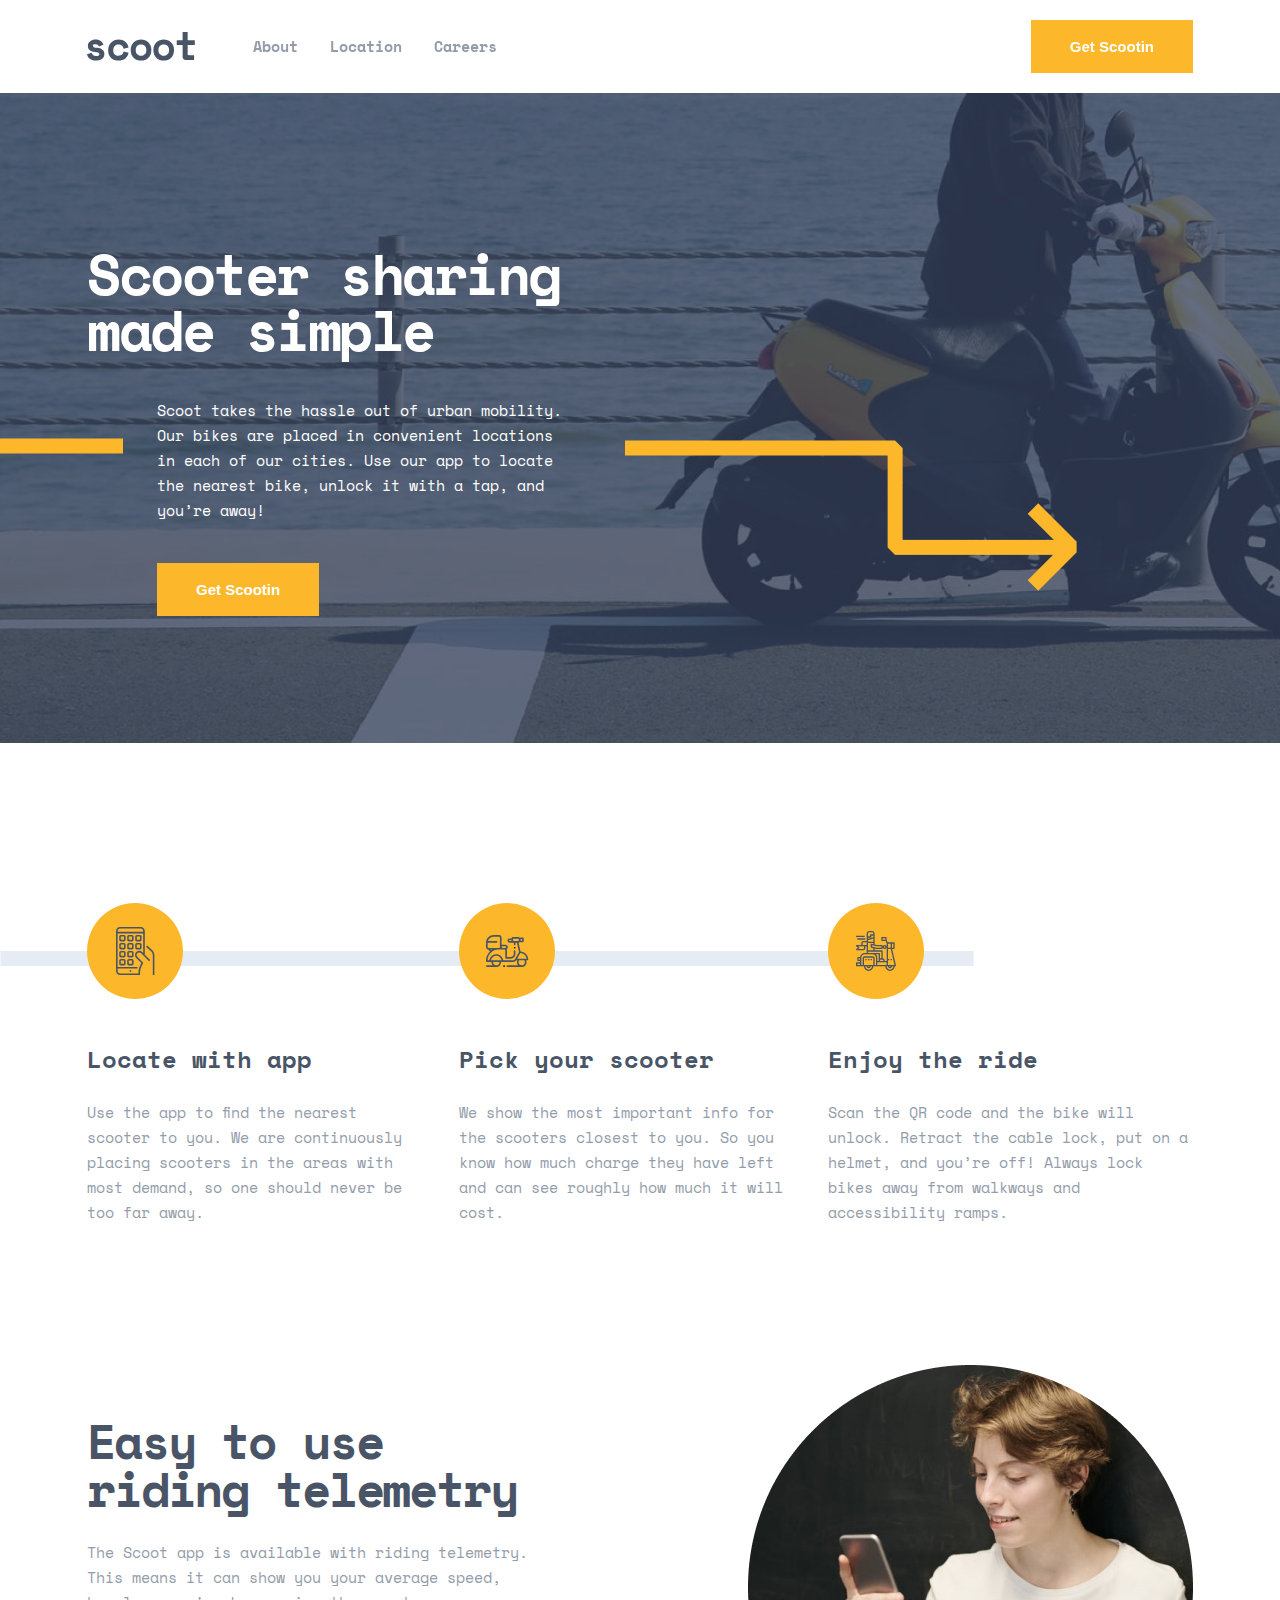
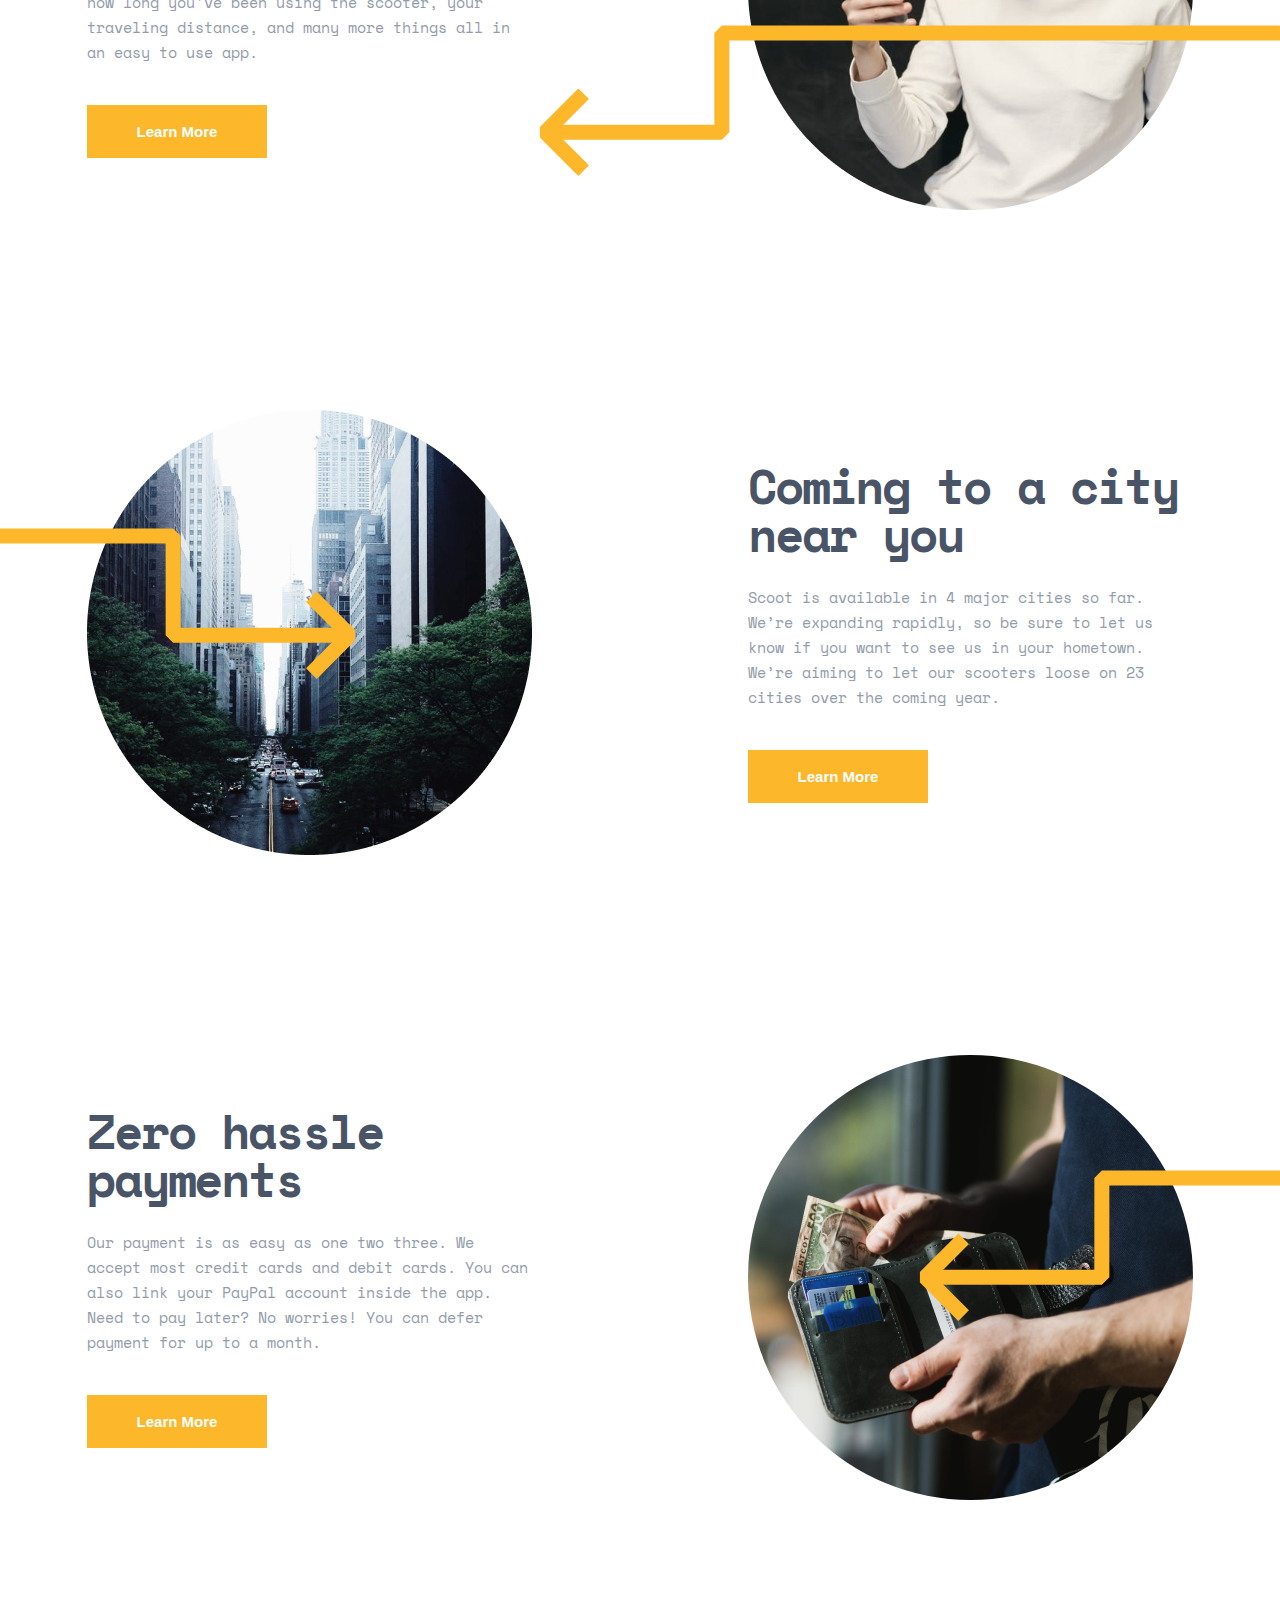
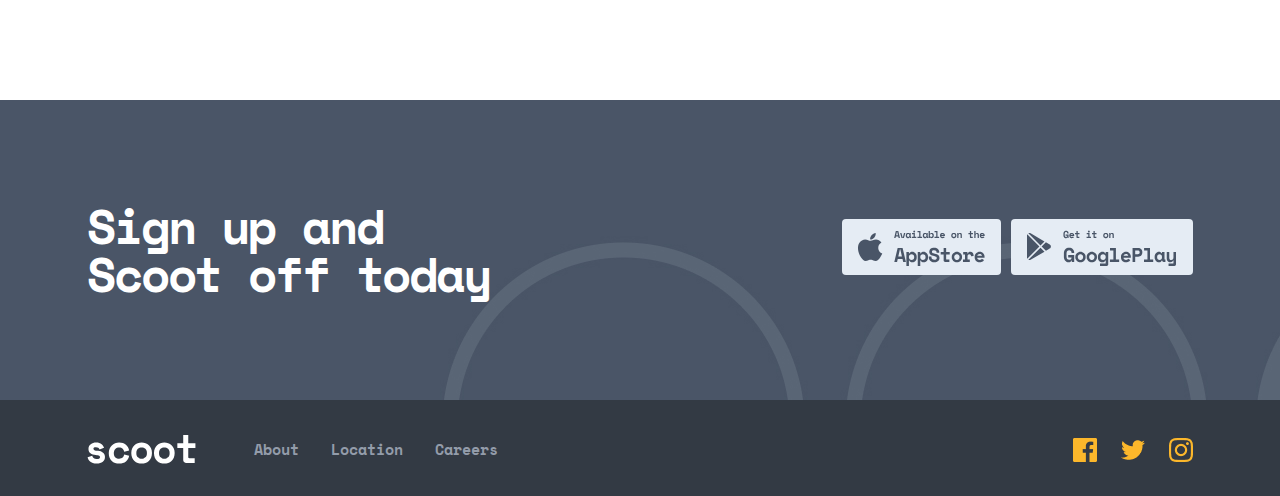
<file: index.html>
<!DOCTYPE html>
<html lang="en">
<head>
    <meta charset="UTF-8">
    <meta http-equiv="X-UA-Compatible" content="IE=edge">
    <meta name="viewport" content="width=device-width, initial-scale=1.0">
    <title>Imtihon-2-oy</title>
    <link rel="stylesheet" href="./sass/main.css">
    <link rel="apple-touch-icon" sizes="180x180" href="/apple-touch-icon.png">
    <link rel="icon" type="image/png" sizes="32x32" href="./favicon/favicon-32x32.png">
    <link rel="icon" type="image/png" sizes="16x16" href="./favicon/favicon-16x16.png">
    <link rel="manifest" href="/site.webmanifest">
</head>
<body>
    
    <header>
        <nav>
            <div class="container">
                <div class="menu">
                    <input type="checkbox" id="menu" class="menu__input">
                    <img class="menu__img" src="./images/icons/logo.svg" alt="logo">
                    <div class="menu__bar">
                        <ul>
                            <li><a class="menu__bar-link" href="about.html" target="_blank">About</a></li>
                            <li><a class="menu__bar-link" href="#">Location</a></li>
                            <li><a class="menu__bar-link" href="#">Careers</a></li>
                        </ul>
                        <button class="btn menu__bar-btn">
                            Get Scootin
                        </button>
                    </div>
                    <label class="menu__lbl" for="menu">
                        <img src="./images/icons/hamburger.svg" alt="hamburger">
                    </label>
                </div>
            </div>
        </nav>
        <div class="hero">
            <img src="./images/icons/path-7.svg" class="hero__img" alt="path-4">
            <img src="./images/icons/path2.svg" class="hero__img1" alt="path2">
            <div class="container">
                <div class="hero__title">
                    <h1>Scooter sharing made simple</h1>
                    <div class="hero__card">
                        <p>
                            Scoot takes the hassle out of urban mobility. Our bikes are placed in convenient locations in each of our cities. Use our app to locate the nearest bike, unlock it with a tap, and you’re away!
                        </p>
                        <button class="btn hero__title-btn">
                            Get Scootin
                        </button>
                    </div>
                    
                </div>
            </div>
        </div>
    </header>

    <main>

        <section>
            <div class="products">
                <div class="container">
                    <div class="product">
                        <div class="product__card">
                            <img src="./images/icons/card-1.svg" alt="card">

                            <div class="product__card-box">
                                <h3>
                                    Locate with app
                                </h3>
                                <p>
                                    Use the app to find the nearest scooter to you. We are continuously placing scooters in the areas with most demand, so one should never be too far away. 
                                </p>
                            </div>                          
                        </div>
                        <div class="product__card">
                            <img src="./images/icons/card-2.svg" alt="card">
                            <div class="product__card-box">
                                <h3>
                                    Pick your scooter
                                </h3>
                                <p>
                                    We show the most important info for the scooters closest to you. So you know how much charge they have left and can see roughly how much it will cost.
                                </p> 
                            </div>
                        </div>
                        <div class="product__card">
                            <img src="./images/icons/card-3.svg" alt="card">
                            <div class="product__card-box">
                                <h3>
                                    Enjoy the ride
                                </h3>
                                <p>
                                    Scan the QR code and the bike will unlock. Retract the cable lock, put on a helmet, and you’re off! Always lock bikes away from walkways and accessibility ramps.
                                </p>
                            </div>
                            
                        </div>
                    </div>
                </div>
            </div>
            
        </section>

        <section>
            <div class="customer">
                <img class="customer__img-1" src="./images/icons/path-4.svg" alt="path-4">
                <img class="customer__img-2" src="./images/icons/path-5.svg" alt="path-4">
                <img class="customer__img-3" src="./images/icons/path-6.svg" alt="path-4">
                <img src="./images/icons/path-phone-1.svg" class="customer__img-4" alt="path-4">
                <img src="./images/icons/path-phone-2.svg" class="customer__img-5" alt="path-4">
                <img src="./images/icons/path-phone-3.svg" class="customer__img-6" alt="path-4">
                <div class="container">
                    <div class="customers">
                        <div class="customers__box">
                            <div class="customers__card ">
                                <h3>
                                    Easy to use riding telemetry
                                </h3>
                                <p>
                                    The Scoot app is available with riding telemetry. This means it can show you your average speed, how long you've been using the scooter, your traveling distance, and many more things all in an easy to use app.
                                </p>
                                <button class="btn customers__card-btn">
                                    Learn More
                                </button>
                            </div>
                            <img src="./images/person.jpg" srcset="./images/person@2x.jpg 2x, ./images/person.jpg 1x" alt="picture">
                        </div>
                        <div class="customers__box customer1">
                            <img src="./images/person1.jpg" srcset="./images/person1@2x.jpg 2x, ./images/person1.jpg 1x" alt="picture">
                            <div class="customers__card">
                                <h3>
                                    Coming to a city near you
                                </h3>
                                <p>
                                    Scoot is available in 4 major cities so far. We’re expanding rapidly, so be sure to let us know if you want to see us in your hometown. We’re aiming to let our scooters loose on 23 cities over the coming year.
                                </p>
                                <button class="btn customers__card-btn">
                                    Learn More
                                </button>
                            </div>
                        </div>
                        <div class="customers__box">
                            <div class="customers__card">
                                <h3>
                                    Zero hassle payments
                                </h3>
                                <p>
                                    Our payment is as easy as one two three. We accept most credit cards and debit cards. You can also link your PayPal account inside the app. Need to pay later? No worries! You can defer payment for up to a month.
                                </p>
                                <button class="btn customers__card-btn">
                                    Learn More
                                </button>
                            </div>
                            <img class="img-9" src="./images/person2.png" alt="picture">
                        </div>
                        
                    </div>
                </div>
            </div>
        </section>

        <article>
            <div class="article">
                <div class="container">
                    <div class="article__card">
                        <h3>Sign up and Scoot off today</h3>
                        <div class="article__img">
                            <img src="./images/icons/article.svg" alt="article">
                            <img src="./images/icons/article1.svg" alt="article">
                        </div> 
                    </div>
                </div>
            </div>
        </article>

    </main>

    <footer>
        <div class="footer">
            <div class="container">
                <div class="footer__menu">
                    <img src="./images/icons/footer-logo.svg" alt="footer-logo">
                    <div class="footer__menu-card">
                        <ul>
                            <li><a href="#">About</a></li>
                            <li><a href="#">Location</a></li>
                            <li><a href="#">Careers</a></li>
                        </ul>
                       <img src="./images/footer.png" alt="footer">
                    </div>
                </div>
            </div>
        </div>
    </footer>

</body>
</html>
</file>
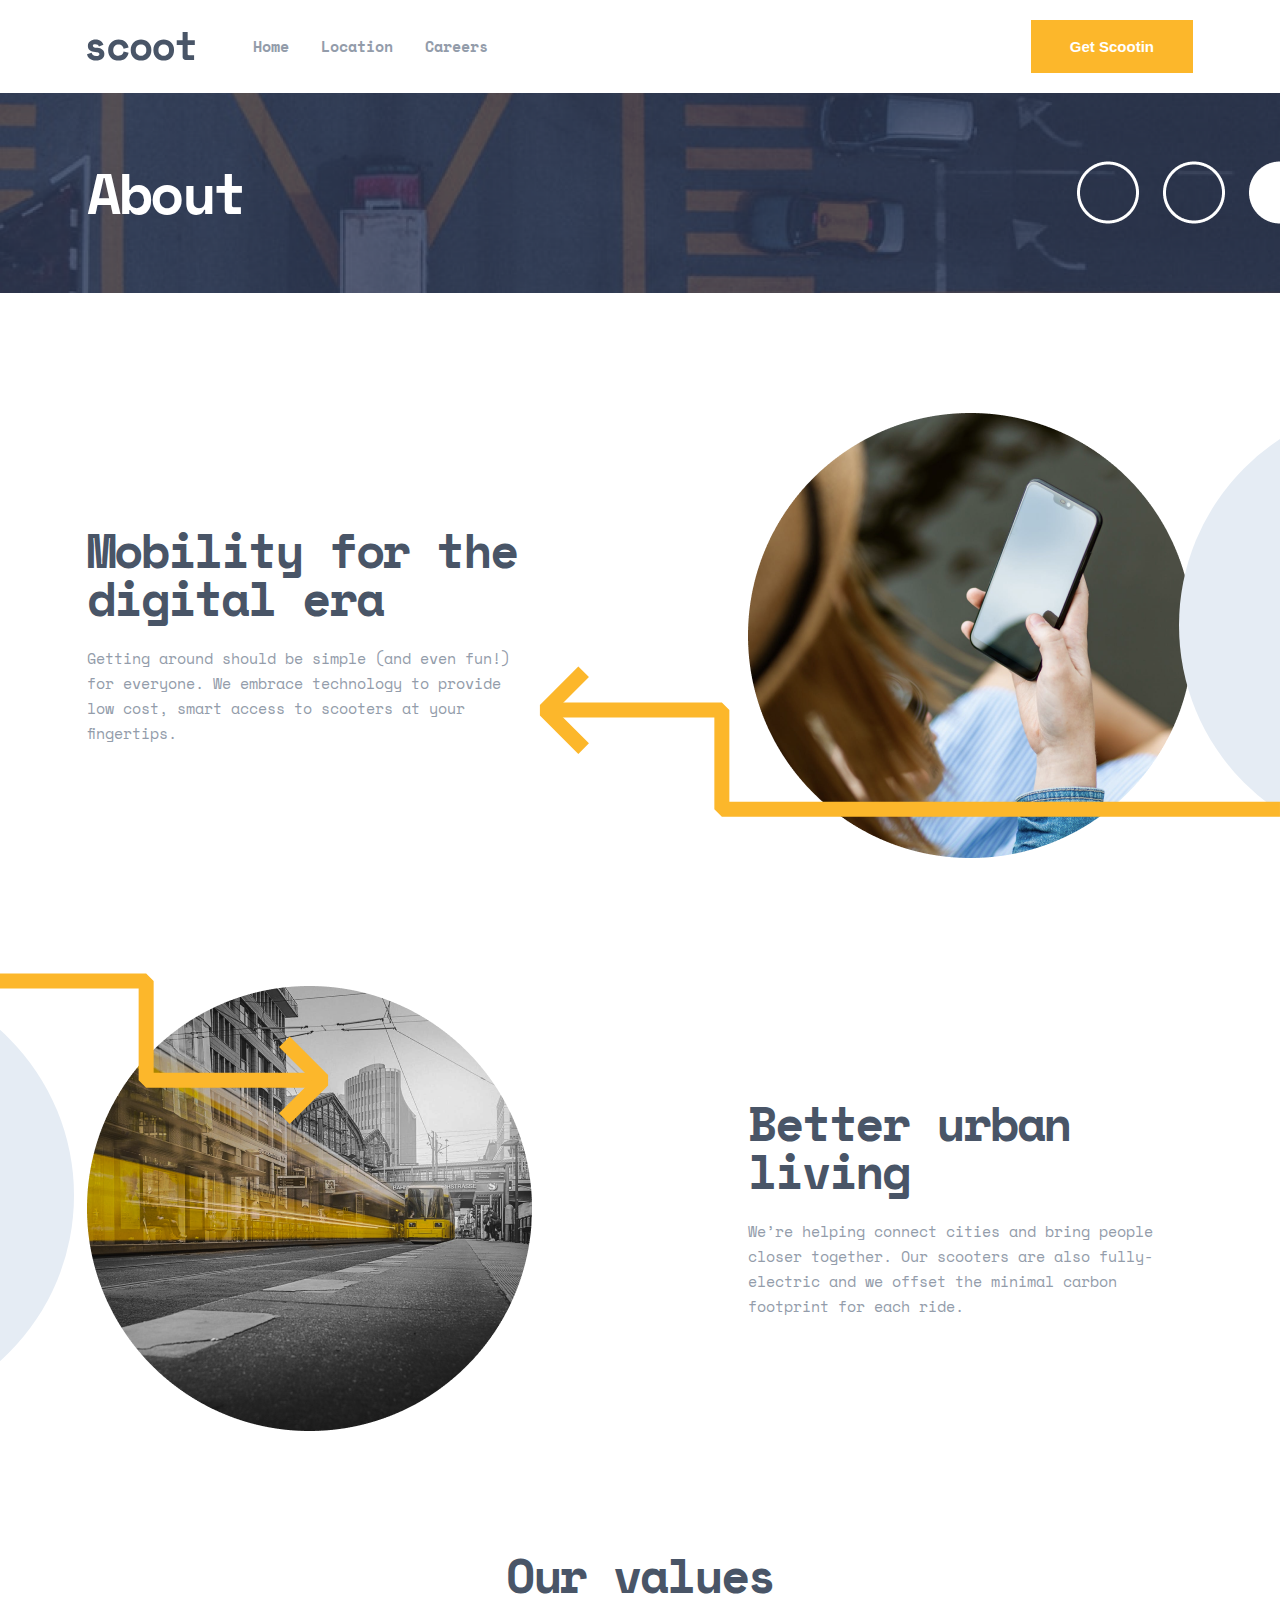
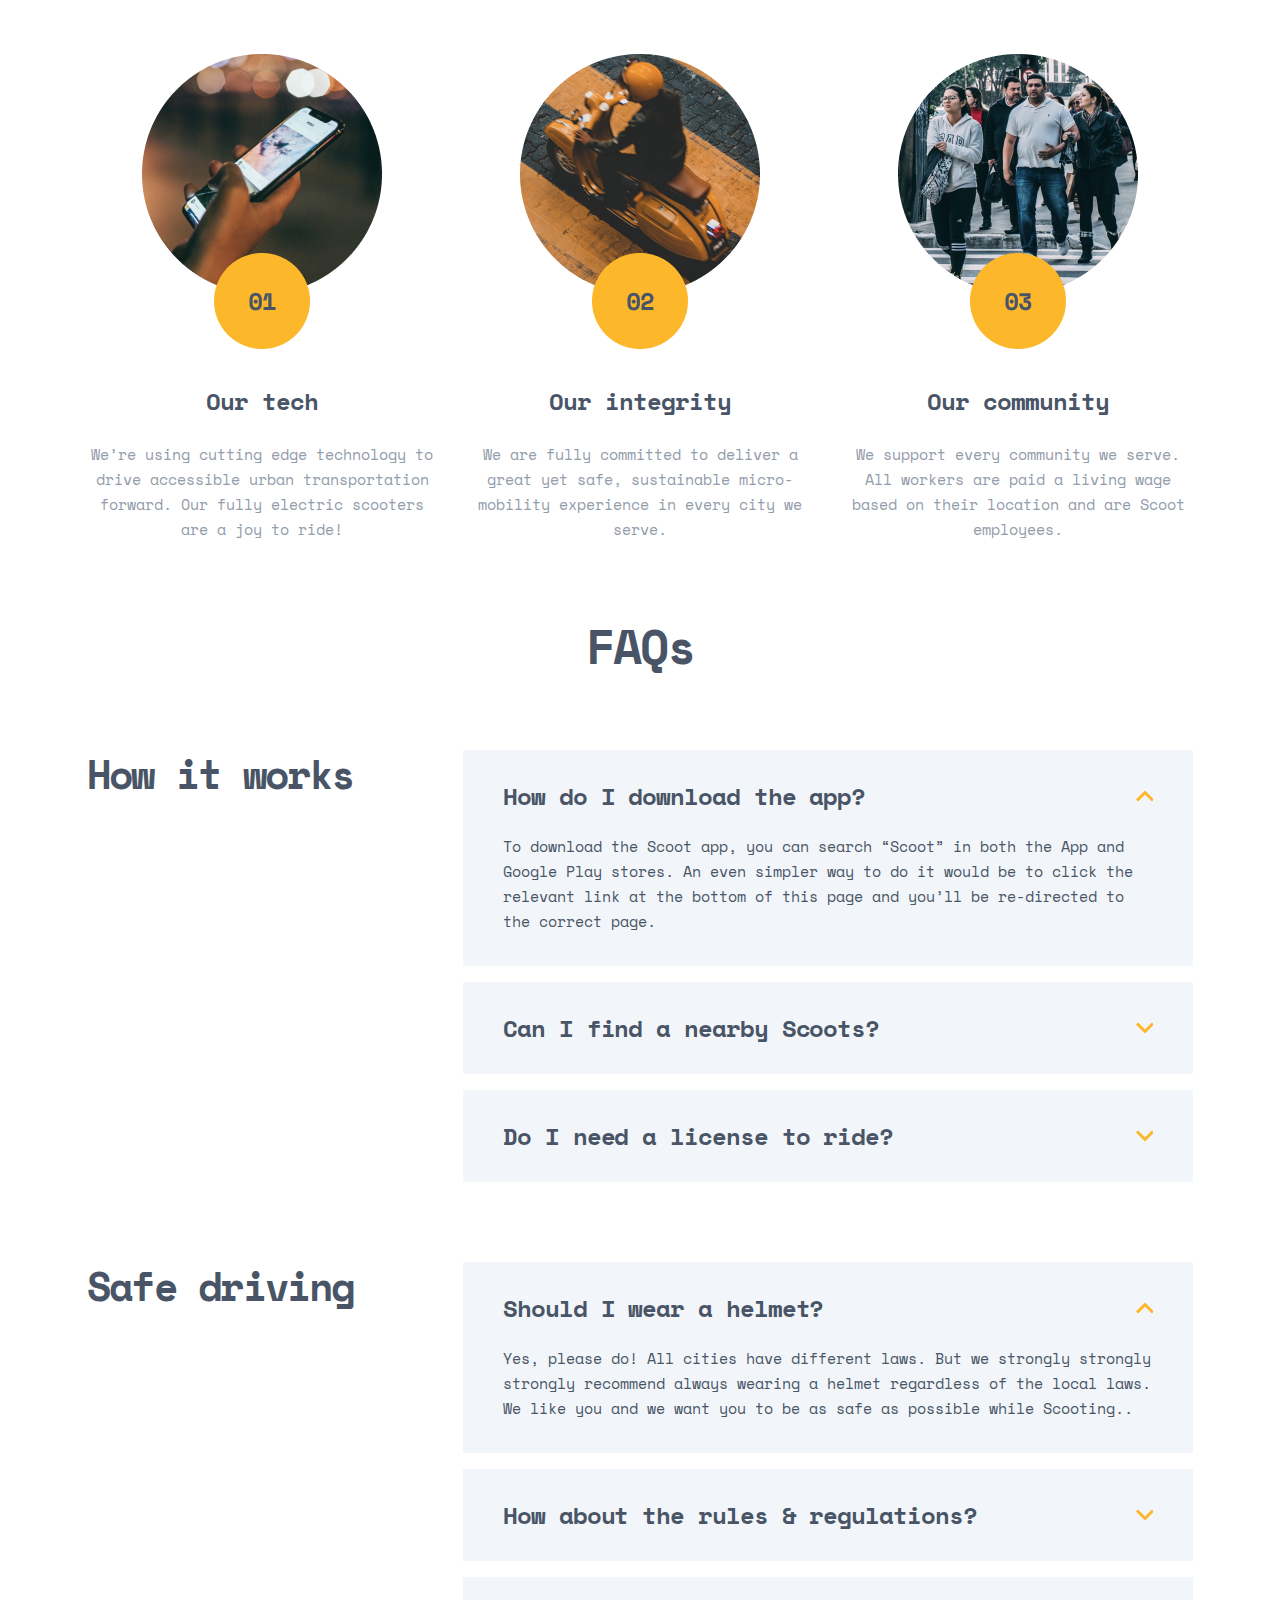
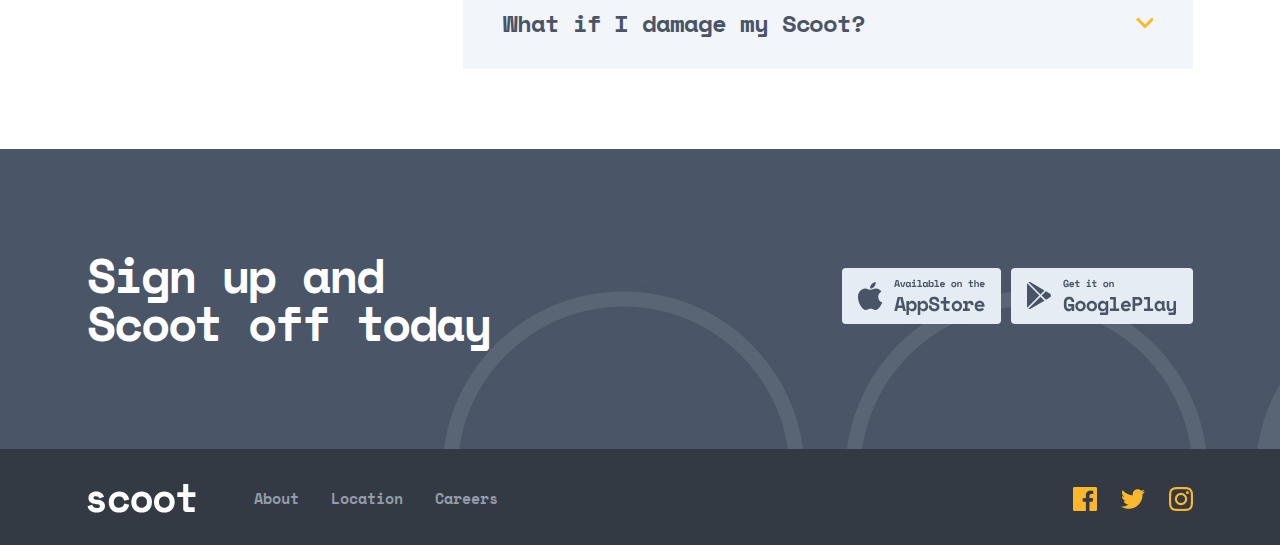
<file: about.html>
<!DOCTYPE html>
<html lang="en">
<head>
    <meta charset="UTF-8">
    <meta http-equiv="X-UA-Compatible" content="IE=edge">
    <meta name="viewport" content="width=device-width, initial-scale=1.0">
    <title>About</title>
    <link rel="stylesheet" href="./sass/about.css">
</head>
<body>
    
    <header>
        <nav>
            <div class="container">
                <div class="menu">
                    <input type="checkbox" id="menu" class="menu__input">
                    <img class="menu__img" src="./images/icons/logo.svg" alt="logo">
                    <div class="menu__bar">
                        <ul>
                            <li><a class="menu__bar-link" href="index.html">Home</a></li>
                            <li><a class="menu__bar-link" href="#">Location</a></li>
                            <li><a class="menu__bar-link" href="#">Careers</a></li>
                        </ul>
                        <button class="btn menu__bar-btn">
                            Get Scootin
                        </button>
                    </div>
                    <label class="menu__lbl" for="menu">
                        <img src="./images/icons/hamburger.svg" alt="hamburger">
                    </label>
                </div>
            </div>
        </nav>
        <div class="hero">
            <div class="container">
                <h1>About</h1>
            </div>
        </div>
    </header>

    <main>

        <section>
            <div class="work">
                <img class="work__img-1" src="./images-about/path-1.svg" alt="path-1">
                <img class="work__img-2" src="./images-about/path-2.svg" alt="path-1">
                <img class="work__img-3" src="./images-about/path-3.svg" alt="path-1">
                <img class="work__img-4" src="./images-about/path-4.svg" alt="path-1">
                <div class="container">
                    <div class="works">
                        <div class="works__box works__box-1">
                            <div class="works__card">
                                <h2>
                                    Mobility for the digital era
                                </h2>
                                <p>
                                    Getting around should be simple (and even fun!) for everyone. We embrace technology to provide low cost, smart access to scooters at your fingertips.
                                </p>
                            </div>
                            <img src="./images-about/person-1.png" alt="path-1">
                        </div>
                       <div class="works__box">
                            <img src="./images-about/city-1.png" alt="path-1">
                            <div class="works__card">
                                <h2>
                                    Better urban living
                                </h2>
                                <p>
                                    We’re helping connect cities and bring people closer together. Our scooters are also fully-electric and we offset the minimal carbon footprint for each ride.
                                </p>
                            </div>
                       </div>
                        
                    </div>
                </div>
            </div>
        </section>

        <section>
            <div class="container">
                <h2 class="our__title">
                    Our values
                </h2>
                <div class="our">
                    <div class="our__card">
                        <img src="./images-about/our-1.png" alt="picture">
                        <h3>Our tech</h3>
                        <p>We’re using cutting edge technology to drive accessible urban transportation forward. Our fully electric scooters are a joy to ride!</p>
                    </div>
                    <div class="our__card">
                        <img src="./images-about/our-2.png" alt="picture">
                        <h3>Our integrity</h3>
                        <p>We are fully committed to deliver a great yet safe, sustainable micro-mobility experience in every city we serve.</p>
                    </div>
                    <div class="our__card">
                        <img src="./images-about/our-3.png" alt="picture">
                        <h3>Our community</h3>
                        <p>We support every community we serve. All workers are paid a living wage based on their location and are Scoot employees.</p>
                    </div>
                </div>
            </div>
        </section>
        
        <section>
            <div class="container">
                <div class="advice">
                    <h2>
                        FAQs
                    </h2>
                    <div class="advice__card">
                        <div class="advice__card-box">
                            <h3>
                                How it  works
                            </h3>
                            <div class="advice__box">
                                <div class="advice__child">
                                    <h4>How do I download the app?</h4>
                                    <img src="./images-about/turn.svg" alt="turn">
                                    <p>To download the Scoot app, you can search “Scoot” in both the App and Google Play stores. An even simpler way to do it would be to click the relevant link at the bottom of this page and you’ll be re-directed to the correct page.</p>
                                </div>
                                <div class="advice__child">
                                    <h4>Can I find a nearby Scoots?</h4>
                                    <img src="./images-about/bootom.svg" alt="turn">
                                </div>
                                <div class="advice__child">
                                    <h4>Do I need a license to ride?</h4>
                                    <img src="./images-about/bootom.svg" alt="turn">
                                </div>
                            </div>
                        </div>
                        <div class="advice__card-box">
                            <h3>
                                Safe driving
                            </h3>
                            <div class="advice__box">
                                <div class="advice__child">
                                    <h4>Should I wear a helmet?</h4>
                                    <img src="./images-about/turn.svg" alt="turn">
                                    <p>Yes, please do! All cities have different laws. But we strongly strongly strongly recommend always wearing a helmet regardless of the local laws. We like you and we want you to be as safe as possible while Scooting..</p>
                                </div>
                                <div class="advice__child">
                                    <h4>How about the rules & regulations?</h4>
                                    <img src="./images-about/bootom.svg" alt="turn">
                                </div>
                                <div class="advice__child">
                                    <h4>What if I damage my Scoot?</h4>
                                    <img src="./images-about/bootom.svg" alt="turn">
                                </div>
                            </div>
                        </div>
                    </div>
                </div>
            </div>
        </section>

        <article>
            <div class="article">
                <div class="container">
                    <div class="article__card">
                        <h3>Sign up and Scoot off today</h3>
                        <div class="article__img">
                            <img src="./images/icons/article.svg" alt="article">
                            <img src="./images/icons/article1.svg" alt="article">
                        </div> 
                    </div>
                </div>
            </div>
        </article>

    </main>

    <footer>
        <div class="footer">
            <div class="container">
                <div class="footer__menu">
                    <img src="./images/icons/footer-logo.svg" alt="footer-logo">
                    <div class="footer__menu-card">
                        <ul>
                            <li><a href="#">About</a></li>
                            <li><a href="#">Location</a></li>
                            <li><a href="#">Careers</a></li>
                        </ul>
                       <img src="./images/footer.png" alt="footer">
                    </div>
                </div>
            </div>
        </div>
    </footer>


</body>
</html>
</file>
<file: sass/main.css>
/* space-mono-regular - latin */
@font-face {
  font-display: swap; /* Check https://developer.mozilla.org/en-US/docs/Web/CSS/@font-face/font-display for other options. */
  font-family: "Space Mono";
  font-style: normal;
  font-weight: 400;
  src: url("../fonts/space-mono-v12-latin-regular.eot"); /* IE9 Compat Modes */
  src: url("../fonts/space-mono-v12-latin-regular.eot?#iefix") format("embedded-opentype"), url("../fonts/space-mono-v12-latin-regular.woff2") format("woff2"), url("../fonts/space-mono-v12-latin-regular.woff") format("woff"), url("../fonts/space-mono-v12-latin-regular.ttf") format("truetype"), url("../fonts/space-mono-v12-latin-regular.svg#SpaceMono") format("svg"); /* Legacy iOS */
}
/* space-mono-700 - latin */
@font-face {
  font-display: swap; /* Check https://developer.mozilla.org/en-US/docs/Web/CSS/@font-face/font-display for other options. */
  font-family: "Space Mono";
  font-style: normal;
  font-weight: 700;
  src: url("../fonts/space-mono-v12-latin-700.eot"); /* IE9 Compat Modes */
  src: url("../fonts/space-mono-v12-latin-700.eot?#iefix") format("embedded-opentype"), url("../fonts/space-mono-v12-latin-700.woff2") format("woff2"), url("../fonts/space-mono-v12-latin-700.woff") format("woff"), url("../fonts/space-mono-v12-latin-700.ttf") format("truetype"), url("../fonts/space-mono-v12-latin-700.svg#SpaceMono") format("svg"); /* Legacy iOS */
}
* {
  box-sizing: border-box;
  padding: 0;
  margin: 0;
  list-style: none;
  text-decoration: none;
}

body {
  font-family: "Space Mono";
}

.container {
  max-width: 1146px;
  margin: 0 auto;
  padding: 0 20px;
}

.menu {
  display: flex;
  align-items: center;
  -moz-column-gap: 58px;
       column-gap: 58px;
}
@media (max-width: 576px) {
  .menu {
    justify-content: space-between;
  }
}
.menu__input {
  display: none;
}
.menu__lbl {
  display: none;
}
@media (max-width: 576px) {
  .menu__lbl {
    display: block;
  }
}
.menu__card {
  display: none;
}
@media (max-width: 576px) {
  .menu__card {
    display: block;
    width: 100%;
    height: 120px;
    display: flex;
    align-items: center;
    transform: translateY(-100%);
    position: absolute;
    z-index: 8;
  }
}
@media (max-width: 768px) {
  .menu {
    -moz-column-gap: 35px;
         column-gap: 35px;
  }
}
.menu__bar {
  display: flex;
  width: 100%;
  justify-content: space-between;
  align-items: center;
}
@media (max-width: 576px) {
  .menu__bar {
    width: 70%;
    height: 60vh;
    flex-direction: column;
    position: absolute;
    top: 70px;
    left: 0;
    background-color: #333A44;
    z-index: 3;
    align-items: flex-start;
    padding: 64px 0 24px 50px;
    row-gap: 339px;
    transform: translateY(-150%);
  }
}
.menu ul {
  display: flex;
  -moz-column-gap: 32px;
       column-gap: 32px;
}
@media (max-width: 768px) {
  .menu ul {
    -moz-column-gap: 20px;
         column-gap: 20px;
  }
}
@media (max-width: 576px) {
  .menu ul {
    flex-direction: column;
    row-gap: 24px;
  }
}
.menu a {
  font-weight: 700;
  font-size: 15px;
  line-height: 25px;
  color: #939CAA;
}
@media (max-width: 576px) {
  .menu a {
    font-size: 18px;
  }
}

li {
  transition: 1s;
}

li:hover {
  transform: scale(1.3, 1.3);
}

nav {
  padding: 20px 0; /* Safari */
  position: sticky;
  top: 0;
  z-index: 3;
}

.hero {
  background-image: url("../../images/head-back-img.png");
  max-width: 1440px;
  min-height: 650px;
  margin: 0 auto;
  background-position: center;
  position: relative;
}
@media (max-width: 992px) {
  .hero {
    background-image: url("../../images/large-tablet.png");
  }
}
.hero__img {
  display: none;
}
@media (max-width: 576px) {
  .hero__img {
    position: absolute;
    display: block;
    bottom: 3%;
  }
}
.hero__img1 {
  display: none;
}
@media (max-width: 992px) {
  .hero__img1 {
    display: block;
    top: 483px;
    position: absolute;
  }
}
@media (max-width: 576px) {
  .hero__img1 {
    display: none;
  }
}
.hero__title {
  padding: 153px 0 0 0;
}
@media (max-width: 992px) {
  .hero__title {
    padding-top: 130px;
    text-align: center;
  }
}
@media (max-width: 576px) {
  .hero__title {
    padding-top: 110px;
  }
}
.hero__title h1 {
  font-weight: 700;
  font-size: 56px;
  line-height: 56px;
  max-width: 500px;
  letter-spacing: -2.5px;
  color: #FFFFFF;
}
@media (max-width: 992px) {
  .hero__title h1 {
    margin: auto;
    max-width: 540px;
  }
}
@media (max-width: 576px) {
  .hero__title h1 {
    font-size: 40px;
    line-height: 40px;
    letter-spacing: -1.78571px;
    max-width: 311px;
  }
}
.hero__title p {
  padding: 40px 0;
  font-weight: 400;
  font-size: 15px;
  line-height: 25px;
  color: #FFFFFF;
  max-width: 405px;
}
@media (max-width: 992px) {
  .hero__title p {
    margin: 0 auto;
    max-width: 573px;
  }
}
@media (max-width: 576px) {
  .hero__title p {
    max-width: 311px;
    padding: 25px 0;
  }
}

.hero__card {
  margin-left: 70px;
}
@media (max-width: 992px) {
  .hero__card {
    padding: 0;
    margin: 0;
  }
}

.card__lbl img {
  margin: 0 99px 0 40px;
}

.menu__input:checked ~ .menu__bar {
  transform: translateY(0);
}

.products {
  background-image: url("../../images/bac-img-product.png");
  background-repeat: no-repeat;
  max-width: 1440px;
  background-position-y: 48px;
  margin: 0 auto;
}
@media (max-width: 768px) {
  .products {
    background-image: url("../../images/icons/path3.svg");
    background-repeat: no-repeat;
    background-position-x: 60px;
  }
}
@media (max-width: 576px) {
  .products {
    background-image: none;
  }
}

.product {
  display: flex;
  justify-content: space-between;
  -moz-column-gap: 30px;
       column-gap: 30px;
  margin: 160px 0 140px 0;
}
@media (max-width: 768px) {
  .product {
    flex-direction: column;
    row-gap: 40px;
  }
}
@media (max-width: 768px) {
  .product__card {
    display: flex;
    -moz-column-gap: 79px;
         column-gap: 79px;
  }
}
@media (max-width: 576px) {
  .product__card {
    flex-direction: column;
    justify-content: center;
    align-items: center;
    text-align: center;
  }
}
.product__card h3 {
  font-weight: 700;
  font-size: 24px;
  line-height: 28px;
  color: #495567;
  padding: 40px 0 27px 0;
}
@media (max-width: 576px) {
  .product__card h3 {
    font-size: 20px;
  }
}
.product__card p {
  font-weight: 400;
  font-size: 15px;
  line-height: 25px;
  color: #939CAA;
}
@media (max-width: 576px) {
  .product__card p {
    max-width: 311px;
  }
}

.customer {
  max-width: 1440px;
  margin: 0 auto;
  position: relative;
}
.customer__img-1 {
  position: absolute;
  right: 0;
  top: 15%;
}
@media (max-width: 768px) {
  .customer__img-1 {
    top: 13%;
  }
}
@media (max-width: 576px) {
  .customer__img-1 {
    display: none;
  }
}
.customer__img-2 {
  position: absolute;
  left: 0;
  top: 44%;
}
@media (max-width: 768px) {
  .customer__img-2 {
    top: 36%;
  }
}
@media (max-width: 576px) {
  .customer__img-2 {
    display: none;
  }
}
.customer__img-3 {
  position: absolute;
  right: 0;
  top: 81%;
}
@media (max-width: 768px) {
  .customer__img-3 {
    top: 75%;
  }
}
@media (max-width: 576px) {
  .customer__img-3 {
    display: none;
  }
}
.customer__img-4 {
  display: none;
}
@media (max-width: 576px) {
  .customer__img-4 {
    display: block;
    position: absolute;
    top: 4%;
    right: 0;
  }
}
.customer__img-5 {
  display: none;
}
@media (max-width: 576px) {
  .customer__img-5 {
    display: block;
    position: absolute;
    top: 37%;
    left: 0;
  }
}
.customer__img-6 {
  display: none;
}
@media (max-width: 576px) {
  .customer__img-6 {
    display: block;
    position: absolute;
    top: 72%;
    right: 0;
  }
}

.customers__box {
  display: flex;
  justify-content: space-between;
  margin-bottom: 200px;
}
@media (max-width: 768px) {
  .customers__box {
    flex-direction: column-reverse;
    text-align: center;
    align-items: center;
  }
  .customers__box img {
    width: 445px;
  }
}
@media (max-width: 768px) and (max-width: 576px) {
  .customers__box img {
    width: 311px;
  }
}
.customers__card {
  max-width: 445px;
  display: flex;
  flex-direction: column;
  justify-content: center;
}
@media (max-width: 768px) {
  .customers__card-btn {
    margin: 0 auto;
  }
}
.customers h3 {
  font-weight: 700;
  font-size: 48px;
  line-height: 48px;
  letter-spacing: -2.14286px;
  color: #495567;
}
@media (max-width: 768px) {
  .customers h3 {
    padding: 56px 0 40px 0;
  }
}
@media (max-width: 576px) {
  .customers h3 {
    font-size: 32px;
  }
}
.customers p {
  font-weight: 400;
  font-size: 15px;
  line-height: 25px;
  color: #939CAA;
  padding: 27px 0 40px 0;
}
@media (max-width: 768px) {
  .customers {
    align-items: center;
    justify-content: center;
  }
}

.img-9 {
  border-radius: 50%;
}

@media (max-width: 768px) {
  .customer1 {
    flex-direction: row-reverse;
    flex-direction: column;
  }
}

.article {
  background-image: url("../../images/article.jpg");
  background-repeat: no-repeat;
  max-width: 1440px;
  height: 300px;
  margin: 0 auto;
  padding-top: 102px;
}
@media (max-width: 992px) {
  .article {
    padding-top: 50px;
  }
}
.article__card {
  display: flex;
  justify-content: space-between;
  align-items: center;
}
@media (max-width: 992px) {
  .article__card {
    flex-direction: column;
    text-align: center;
    row-gap: 40px;
  }
}
.article h3 {
  font-weight: 700;
  font-size: 48px;
  line-height: 48px;
  letter-spacing: -2.14286px;
  color: #FFFFFF;
  max-width: 415px;
}
@media (max-width: 576px) {
  .article h3 {
    font-size: 32px;
    line-height: 32px;
  }
}
@media (max-width: 576px) {
  .article img {
    max-width: 257px;
  }
}

.footer {
  max-width: 1440px;
  min-height: 96px;
  background-color: #333A44;
  margin: 0 auto;
  padding-top: 35px;
}

.footer__menu {
  display: flex;
  -moz-column-gap: 58px;
       column-gap: 58px;
  align-items: center;
}
@media (max-width: 768px) {
  .footer__menu {
    -moz-column-gap: 35px;
         column-gap: 35px;
  }
}
@media (max-width: 576px) {
  .footer__menu {
    flex-direction: column;
    row-gap: 44px;
    text-align: center;
  }
}
.footer__menu-card {
  display: flex;
  width: 100%;
  justify-content: space-between;
  align-items: center;
}
@media (max-width: 576px) {
  .footer__menu-card {
    flex-direction: column;
    row-gap: 85px;
  }
}
.footer__menu ul {
  display: flex;
  -moz-column-gap: 32px;
       column-gap: 32px;
}
@media (max-width: 576px) {
  .footer__menu ul {
    flex-direction: column;
    row-gap: 16px;
  }
}
.footer__menu a {
  color: #fff;
  font-weight: 700;
  font-size: 15px;
  line-height: 25px;
  color: #939CAA;
}
@media (max-width: 576px) {
  .footer__menu a {
    color: #939CAA;
  }
}

.btn {
  max-width: 180px;
  background-color: #FCB72B;
  border: none;
  color: #fff;
  font-weight: 700;
  font-size: 15px;
  line-height: 25px;
  padding: 14px 39px;
  transition: 1s;
}

.btn:hover {
  transform: scale(1.2, 1.3);
}/*# sourceMappingURL=main.css.map */
</file>
<file: sass/about.css>
/* space-mono-regular - latin */
@font-face {
  font-display: swap; /* Check https://developer.mozilla.org/en-US/docs/Web/CSS/@font-face/font-display for other options. */
  font-family: "Space Mono";
  font-style: normal;
  font-weight: 400;
  src: url("../fonts/space-mono-v12-latin-regular.eot"); /* IE9 Compat Modes */
  src: url("../fonts/space-mono-v12-latin-regular.eot?#iefix") format("embedded-opentype"), url("../fonts/space-mono-v12-latin-regular.woff2") format("woff2"), url("../fonts/space-mono-v12-latin-regular.woff") format("woff"), url("../fonts/space-mono-v12-latin-regular.ttf") format("truetype"), url("../fonts/space-mono-v12-latin-regular.svg#SpaceMono") format("svg"); /* Legacy iOS */
}
/* space-mono-700 - latin */
@font-face {
  font-display: swap; /* Check https://developer.mozilla.org/en-US/docs/Web/CSS/@font-face/font-display for other options. */
  font-family: "Space Mono";
  font-style: normal;
  font-weight: 700;
  src: url("../fonts/space-mono-v12-latin-700.eot"); /* IE9 Compat Modes */
  src: url("../fonts/space-mono-v12-latin-700.eot?#iefix") format("embedded-opentype"), url("../fonts/space-mono-v12-latin-700.woff2") format("woff2"), url("../fonts/space-mono-v12-latin-700.woff") format("woff"), url("../fonts/space-mono-v12-latin-700.ttf") format("truetype"), url("../fonts/space-mono-v12-latin-700.svg#SpaceMono") format("svg"); /* Legacy iOS */
}
* {
  box-sizing: border-box;
  padding: 0;
  margin: 0;
  list-style: none;
  text-decoration: none;
}

body {
  font-family: "Space Mono";
}

.container {
  max-width: 1146px;
  margin: 0 auto;
  padding: 0 20px;
}

.menu {
  display: flex;
  align-items: center;
  -moz-column-gap: 58px;
       column-gap: 58px;
}
@media (max-width: 576px) {
  .menu {
    justify-content: space-between;
  }
}
.menu__input {
  display: none;
}
.menu__lbl {
  display: none;
}
@media (max-width: 576px) {
  .menu__lbl {
    display: block;
  }
}
.menu__card {
  display: none;
}
@media (max-width: 576px) {
  .menu__card {
    display: block;
    width: 100%;
    height: 120px;
    display: flex;
    align-items: center;
    transform: translateY(-100%);
    position: absolute;
    z-index: 8;
  }
}
@media (max-width: 768px) {
  .menu {
    -moz-column-gap: 35px;
         column-gap: 35px;
  }
}
.menu__bar {
  display: flex;
  width: 100%;
  justify-content: space-between;
  align-items: center;
}
@media (max-width: 576px) {
  .menu__bar {
    width: 70%;
    height: 60vh;
    flex-direction: column;
    position: absolute;
    top: 70px;
    left: 0;
    background-color: #333A44;
    z-index: 3;
    align-items: flex-start;
    padding: 64px 0 24px 50px;
    row-gap: 339px;
    transform: translateY(-150%);
  }
}
.menu ul {
  display: flex;
  -moz-column-gap: 32px;
       column-gap: 32px;
}
@media (max-width: 768px) {
  .menu ul {
    -moz-column-gap: 20px;
         column-gap: 20px;
  }
}
@media (max-width: 576px) {
  .menu ul {
    flex-direction: column;
    row-gap: 24px;
  }
}
.menu a {
  font-weight: 700;
  font-size: 15px;
  line-height: 25px;
  color: #939CAA;
}
@media (max-width: 576px) {
  .menu a {
    font-size: 18px;
  }
}

nav {
  padding: 20px 0;
}

.card__lbl img {
  margin: 0 99px 0 40px;
}

.menu__input:checked ~ .menu__bar {
  transform: translateY(0);
}

.hero {
  background-image: url("../../images/about-hero.png");
  max-width: 1440px;
  background-position: right;
  background-repeat: no-repeat;
  height: 200px;
  margin: 0 auto;
  padding-top: 72px;
}
@media (max-width: 576px) {
  .hero {
    background-position: center;
    text-align: center;
  }
}
.hero h1 {
  font-weight: 700;
  font-size: 56px;
  line-height: 56px;
  letter-spacing: -2.5px;
  color: #FFFFFF;
}

li {
  transition: 1s;
}

li:hover {
  transform: scale(1.3, 1.3);
}

.work {
  position: relative;
  max-width: 1440px;
  margin: 120px auto;
}
.work__img-1 {
  position: absolute;
  right: 0;
  top: -1%;
}
@media (max-width: 576px) {
  .work__img-1 {
    display: none;
  }
}
.work__img-2 {
  position: absolute;
  left: 0;
  top: 55%;
}
@media (max-width: 576px) {
  .work__img-2 {
    display: none;
  }
}
.work__img-3 {
  display: none;
}
@media (max-width: 576px) {
  .work__img-3 {
    display: block;
    position: absolute;
    right: 0;
    top: 12%;
  }
}
.work__img-4 {
  display: none;
}
@media (max-width: 576px) {
  .work__img-4 {
    position: absolute;
    left: 0;
    display: block;
    top: 57%;
  }
}

.works {
  display: flex;
  flex-wrap: wrap;
  row-gap: 128px;
}
.works__box {
  display: flex;
  align-items: center;
  justify-content: space-between;
  width: 100%;
}
@media (max-width: 992px) {
  .works__box {
    flex-direction: column;
    text-align: center;
    row-gap: 45px;
  }
}
@media (max-width: 576px) {
  .works__box img {
    width: 311px;
  }
}
@media (max-width: 992px) {
  .works__box-1 {
    flex-direction: column-reverse;
  }
}
.works h2 {
  font-weight: 700;
  font-size: 48px;
  line-height: 48px;
  letter-spacing: -2.14286px;
  color: #495567;
  max-width: 445px;
  padding-bottom: 24px;
}
@media (max-width: 992px) {
  .works h2 {
    max-width: 573px;
  }
}
@media (max-width: 576px) {
  .works h2 {
    font-size: 32px;
    line-height: 32px;
    letter-spacing: -1.42857px;
    max-width: 311px;
    margin: 0 auto;
  }
}
.works p {
  font-weight: 400;
  font-size: 15px;
  line-height: 25px;
  max-width: 445px;
  color: #939CAA;
}
@media (max-width: 992px) {
  .works p {
    max-width: 573px;
  }
}
@media (max-width: 576px) {
  .works p {
    font-size: 15px;
    line-height: 25px;
    max-width: 311px;
    margin: 0 auto;
  }
}

.our__title {
  font-weight: 700;
  font-size: 48px;
  line-height: 48px;
  text-align: center;
  letter-spacing: -2.14286px;
  color: #495567;
}

.our {
  display: flex;
  justify-content: space-between;
  text-align: center;
}
@media (max-width: 992px) {
  .our {
    flex-direction: column;
    row-gap: 30px;
  }
}
@media (max-width: 576px) {
  .our img {
    max-width: 311px;
  }
}
.our h3 {
  font-weight: 700;
  font-size: 24px;
  line-height: 28px;
  letter-spacing: -1.07143px;
  color: #495567;
  padding: 32px 0 27px 0;
}
.our p {
  font-weight: 400;
  font-size: 15px;
  line-height: 25px;
  color: #939CAA;
  max-width: 350px;
  margin: 0 auto;
}
@media (max-width: 992px) {
  .our p {
    max-width: 457px;
  }
}

.advice h2 {
  font-weight: 700;
  font-size: 48px;
  line-height: 48px;
  color: #495567;
  text-align: center;
  margin: 80px auto;
  letter-spacing: -2.14286px;
}
.advice h3 {
  font-weight: 700;
  font-size: 40px;
  line-height: 48px;
  letter-spacing: -1.78571px;
  color: #495567;
}
@media (max-width: 768px) {
  .advice h3 {
    text-align: center;
    margin-bottom: 30px;
  }
}
.advice h4 {
  font-weight: 700;
  font-size: 24px;
  line-height: 28px;
  letter-spacing: -1.07143px;
  color: #495567;
}
@media (max-width: 768px) {
  .advice h4 {
    font-size: 20px;
    max-width: 219px;
  }
}
.advice p {
  font-weight: 400;
  font-size: 15px;
  line-height: 25px;
  color: #495567;
}

.advice__card-box {
  display: flex;
  justify-content: space-between;
  width: 100%;
  margin-bottom: 64px;
}
@media (max-width: 768px) {
  .advice__card-box {
    flex-direction: column;
  }
}

.advice__child {
  max-width: 730px;
  background-color: #F2F5F9;
  padding: 32px 40px;
  display: flex;
  justify-content: space-between;
  flex-wrap: wrap;
  row-gap: 24px;
  margin-bottom: 16px;
}

.article {
  background-image: url("../../images/article.jpg");
  background-repeat: no-repeat;
  max-width: 1440px;
  height: 300px;
  margin: 0 auto;
  padding-top: 102px;
}
@media (max-width: 992px) {
  .article {
    padding-top: 50px;
  }
}
.article__card {
  display: flex;
  justify-content: space-between;
  align-items: center;
}
@media (max-width: 992px) {
  .article__card {
    flex-direction: column;
    text-align: center;
    row-gap: 40px;
  }
}
.article h3 {
  font-weight: 700;
  font-size: 48px;
  line-height: 48px;
  letter-spacing: -2.14286px;
  color: #FFFFFF;
  max-width: 415px;
}
@media (max-width: 576px) {
  .article h3 {
    font-size: 32px;
    line-height: 32px;
  }
}
@media (max-width: 576px) {
  .article img {
    max-width: 257px;
  }
}

.footer {
  max-width: 1440px;
  min-height: 96px;
  background-color: #333A44;
  margin: 0 auto;
  padding-top: 35px;
}

.footer__menu {
  display: flex;
  -moz-column-gap: 58px;
       column-gap: 58px;
  align-items: center;
}
@media (max-width: 768px) {
  .footer__menu {
    -moz-column-gap: 35px;
         column-gap: 35px;
  }
}
@media (max-width: 576px) {
  .footer__menu {
    flex-direction: column;
    row-gap: 44px;
    text-align: center;
  }
}
.footer__menu-card {
  display: flex;
  width: 100%;
  justify-content: space-between;
  align-items: center;
}
@media (max-width: 576px) {
  .footer__menu-card {
    flex-direction: column;
    row-gap: 85px;
  }
}
.footer__menu ul {
  display: flex;
  -moz-column-gap: 32px;
       column-gap: 32px;
}
@media (max-width: 576px) {
  .footer__menu ul {
    flex-direction: column;
    row-gap: 16px;
  }
}
.footer__menu a {
  color: #fff;
  font-weight: 700;
  font-size: 15px;
  line-height: 25px;
  color: #939CAA;
}
@media (max-width: 576px) {
  .footer__menu a {
    color: #939CAA;
  }
}

.btn {
  max-width: 180px;
  background-color: #FCB72B;
  border: none;
  color: #fff;
  font-weight: 700;
  font-size: 15px;
  line-height: 25px;
  padding: 14px 39px;
  transition: 1s;
}

.btn:hover {
  transform: scale(1.2, 1.3);
}/*# sourceMappingURL=about.css.map */
</file>
